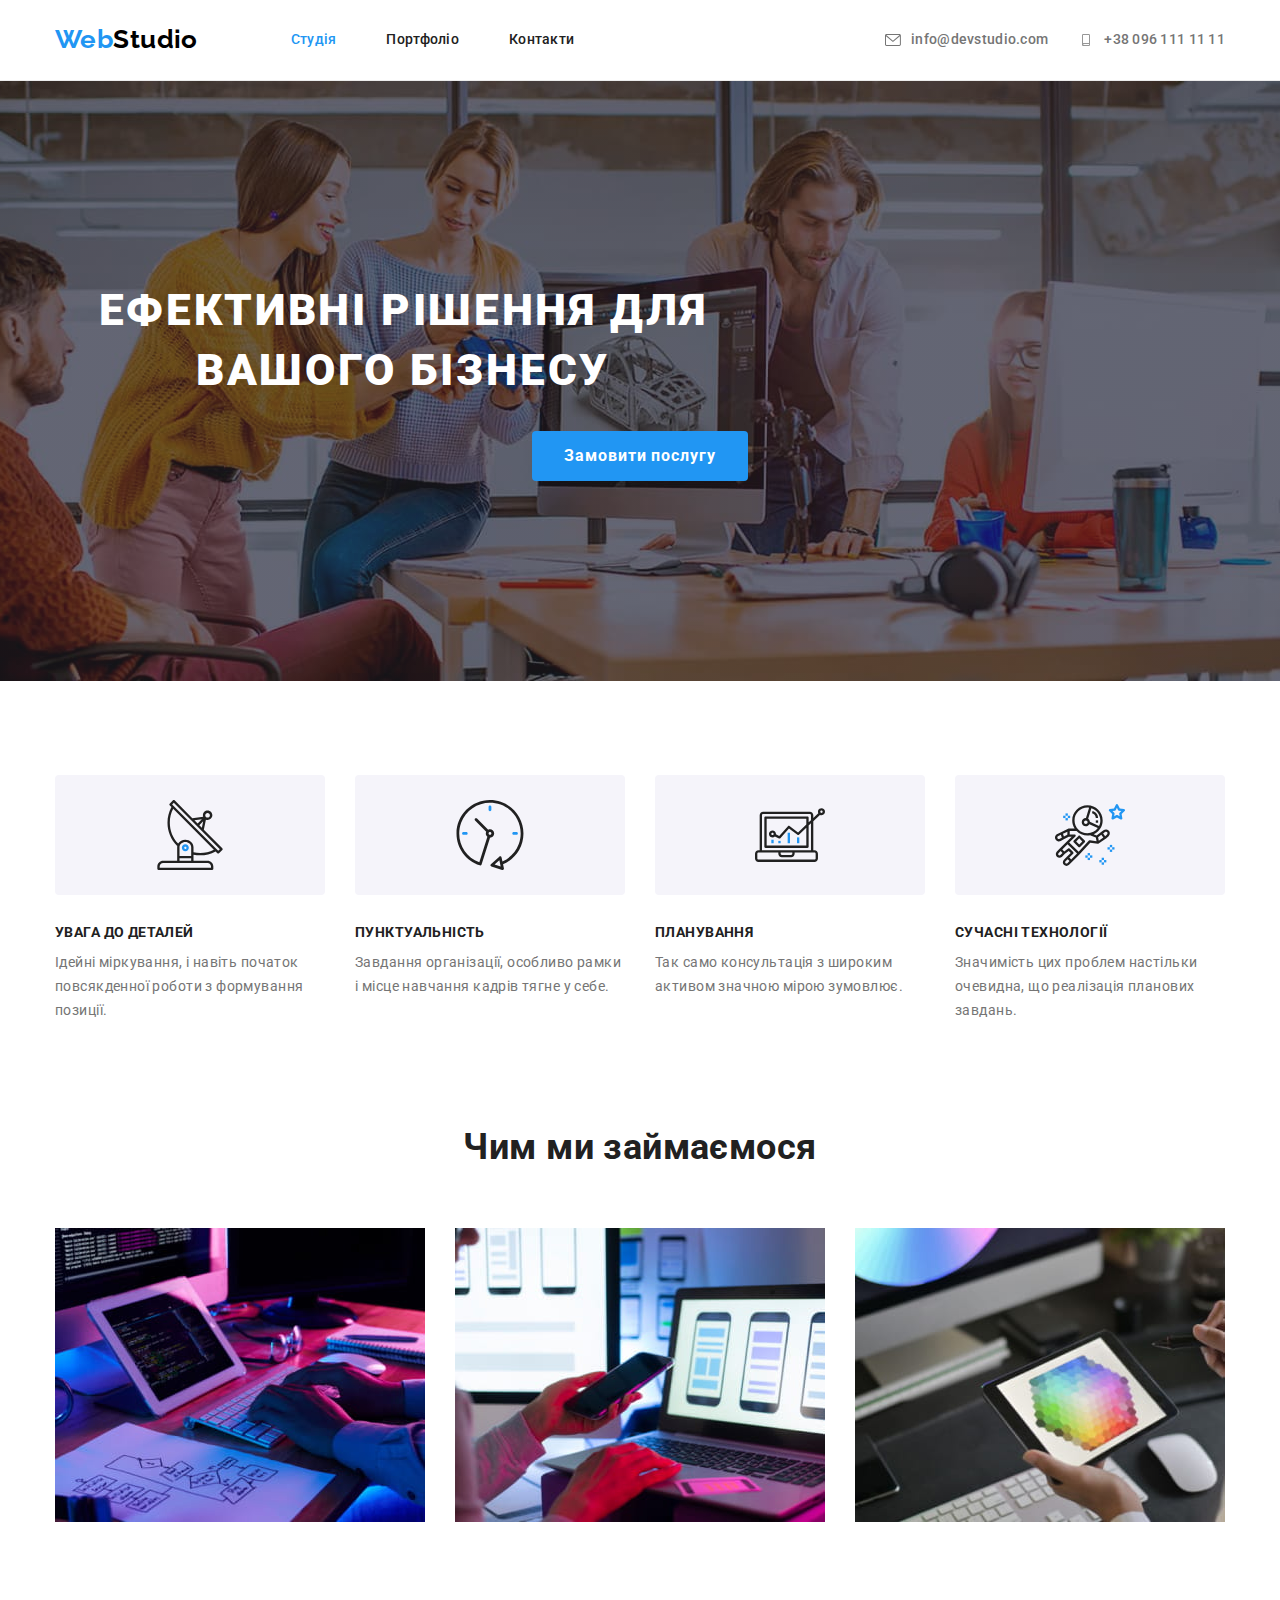
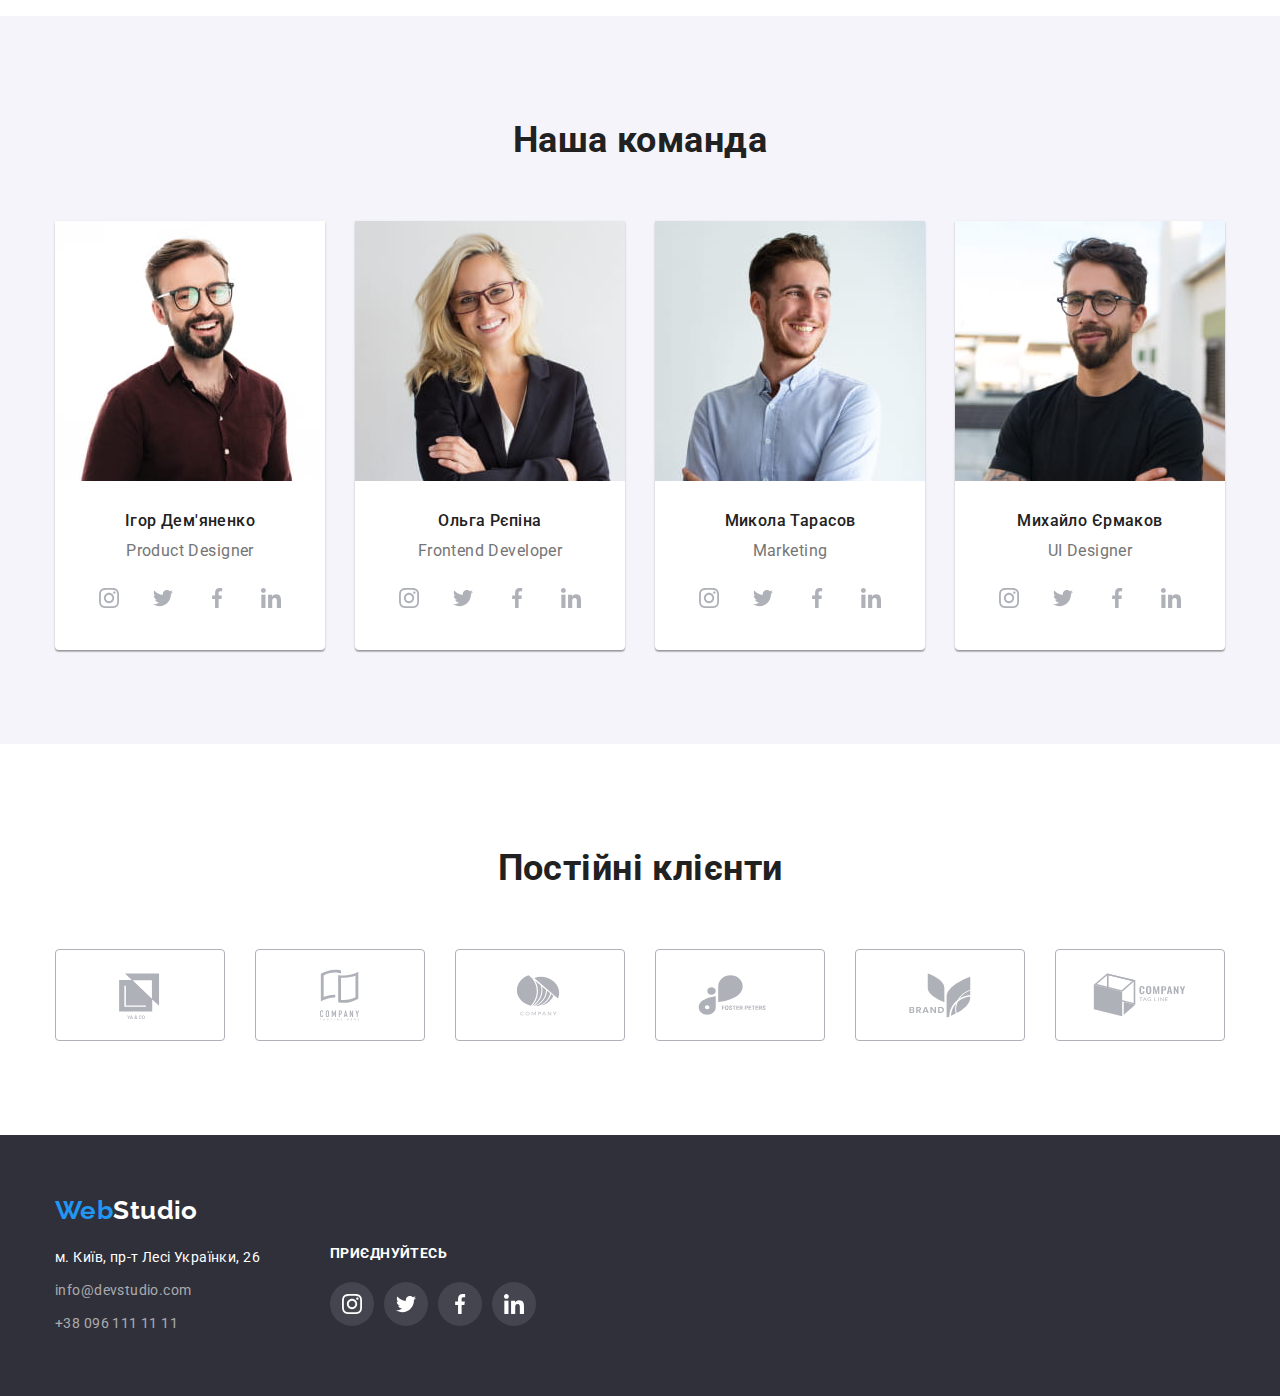
<file: index.html>
<!DOCTYPE html>
<html lang="uk">
<head>
   <meta charset="UTF-8">
   <meta http-equiv="X-UA-Compatible" content="IE=edge">
   <meta name="viewport" content="width=device-width, initial-scale=1.0">
   <title>WebStudio</title>

   <link rel="preconnect" href="https://fonts.googleapis.com">
   <link rel="preconnect" href="https://fonts.gstatic.com" crossorigin>
   <link href="https://fonts.googleapis.com/css2?family=Raleway:wght@700&family=Roboto:wght@400;500;700;900&display=swap"
      rel="stylesheet">
   <link rel="stylesheet" href="https://cdnjs.cloudflare.com/ajax/libs/modern-normalize/1.1.0/modern-normalize.min.css">
   <link rel="stylesheet" href="./css/styles.css">
</head>
<body>

   <header class="page-header">
      <div class="main-nav" >
      <nav class="header-nav">
         <a href="./index.html" class="logo"><span class="logo-accent">Web</span>Studio</a>
         <ul class="site-nav list">
            <li class="item"><a href="./index.html" class="link current">Студія</a></li>
            <li class="item"><a href="./portfolio.html" class="link">Портфоліо</a></li>
            <li class="item"><a href="#" class="link">Контакти</a></li>
         </ul>
      </nav>   
      <ul class="contact-nav list">
         <li class="item">
            <a href="mailto:info@devstudio.com" class="link">
               <svg class="icon-envelope">
                  <use href="./images/icons.svg#icon-envelope"></use>
               </svg>
            info@devstudio.com
            </a>
         </li>
         <li class="item">
            <a href="tel:+380961111111" class="link">
               <svg class="icon-smartphone">
                  <use href="./images/icons.svg#icon-smartphone"></use>
               </svg>
            +38 096 111 11 11
            </a>
         </li>
      </ul> 
      </div>
   </header>

   <main>

<!--hero-->
      <div class="overlay">
         <section class="hero section">
            <div class="container">
               <h1 class="hero-title">Ефективні рішення для вашого бізнесу</h1>
               <button type="button" class="button primary hero-em pointer">Замовити послугу</button>
            </div>
         </section>
      </div>

<!--features-->
      <section class="section">  
         <div class="container"></div>
         <!--заховати в css для індексатора <h2>Особливості</h2>-->
         <h2 class="section-title visually-hidden">Особливості</h2>  
            <ul class="features list">
               <li class="item">
                  <div class="feature-thumb"> 
                     <svg class="feature-icon">
                        <use href="./images/icons.svg#icon-antenna"></use>
                     </svg>
                  </div>
                  <h3 class="title">Увага до деталей</h3>
                  <p class="text">Ідейні міркування, і навіть початок повсякденної роботи з формування позиції.</p>
               </li>
               <li class="item">
                  <div class="feature-thumb">
                     <svg class="feature-icon">
                        <use href="./images/icons.svg#icon-clock"></use>
                     </svg>
                  </div>
                  <h3 class="title">Пунктуальність</h3>
                  <p class="text">Завдання організації, особливо рамки і місце навчання кадрів тягне у себе.</p>
               </li>
               <li class="item">
                  <div class="feature-thumb">
                     <svg class="feature-icon">
                        <use href="./images/icons.svg#icon-diagram"></use>
                     </svg>
                  </div>
                  <h3 class="title">Планування</h3>
                  <p class="text">Так само консультація з широким активом значною мірою зумовлює.</p>  
               </li>
               <li class="item">
                  <div class="feature-thumb">
                     <svg class="feature-icon">
                        <use href="./images/icons.svg#icon-astronaut"></use>
                     </svg>
                  </div>
                  <h3 class="title">Сучасні технології</h3>
                  <p class="text">Значимість цих проблем настільки очевидна, що реалізація планових завдань.</p>
               </li>
            </ul>
         </div>
      </section>

<!--work-->
      <section class="section no-padding-top"><!--no-padding-top-->
         <div class="container">
         <h2 class="section-title works-title">Чим ми займаємося</h2>       
            <ul class="works list">
               <li class="item"><img class="pic" src="./images/img1.jpg" alt="робочий стіл за яким програміст прописує код" width="370"></li>
               <li class="item"><img class="pic" src="./images/img2.jpg" alt="на екрані ноутбука прототип додатку телефона, що тримає в лівій руці" width="370"></li>
               <li class="item"><img class="pic" src="./images/img3.jpg" alt="кольорова палітра на екрані планшету, який в лівій руці" width="370"></li>
            </ul>
         </div>
      </section>

<!--team section-->
      <section class="team section">
         <div class="container">
         <h2 class="section-title team-title">Наша команда</h2>
            <ul class="team list">
               <li class="avatar">
                  <img class="pic userpic" src="./images/avatar1.jpg" alt="молодик чорнявець в окулярах з бородою в коричневій сорочці" width="270">
                  <div class="user-discr"> 
                     <h3 class="title user-title">Ігор Дем'яненко</h3>
                     <p class="text" lang="en">Product Designer</p>
                  </div>
                  <div class="social-thumb">               
                     <ul class="list social-icons">
                        <li class="social-item">
                           <a href="#" class="link social-link">
                              <svg class="social-icon"> 
                                 <use href="./images/icons.svg#icon-instagram"></use>
                              </svg>
                           </a>
                        </li>
                        <li class="social-item">
                           <a href="#" class="link social-link">
                              <svg class="social-icon">
                                 <use href="./images/icons.svg#icon-twitter"></use>
                              </svg>
                           </a>
                        </li>
                        <li class="social-item">
                           <a href="#" class="link social-link">
                              <svg class="social-icon">
                                 <use href="./images/icons.svg#icon-facebook"></use>
                              </svg>
                           </a>
                        </li>
                        <li class="social-item">
                           <a href="#" class="link social-link">
                              <svg class="social-icon">
                                 <use href="./images/icons.svg#icon-linkedin"></use>
                              </svg>
                           </a>
                        </li>
                     </ul>
                  </div>
               </li>
               
               <li class="avatar">
                  <img class="pic userpic" src="./images/avatar2.jpg" alt="молода усміхнена жінка, білявка в окулярах, в чорному жакеті" width="270">
                  <div class="user-discr">
                     <h3 class="title user-title">Ольга Рєпіна</h3>
                     <p class="text" lang="en">Frontend Developer</p>
                  </div>
                  <div class="social-thumb">
                     <ul class="list social-icons">
                        <li class="social-item">
                           <a href="#" class="link social-link">
                              <svg class="social-icon">
                                 <use href="./images/icons.svg#icon-instagram"></use>
                              </svg>
                           </a>
                        </li>
                        <li class="social-item">
                           <a href="#" class="link social-link">
                              <svg class="social-icon">
                                 <use href="./images/icons.svg#icon-twitter"></use>
                              </svg>
                           </a>
                        </li>
                        <li class="social-item">
                           <a href="#" class="link social-link">
                              <svg class="social-icon">
                                 <use href="./images/icons.svg#icon-facebook"></use>
                              </svg>
                           </a>
                        </li>
                        <li class="social-item">
                           <a href="#" class="link social-link">
                              <svg class="social-icon">
                                 <use href="./images/icons.svg#icon-linkedin"></use>
                              </svg>
                           </a>
                        </li>
                     </ul>
                  </div>
               </li>
               
               <li class="avatar">
                  <img class="pic userpic" src="./images/avatar3.jpg" alt="усміхнений молодик в блакитній сорочці дивиться в сторону" width="270">
                  <div class="user-discr">
                     <h3 class="title user-title">Микола Тарасов</h3>
                     <p class="text" lang="en">Marketing</p>
                  </div>
                  <div class="social-thumb">
                     <ul class="list social-icons">
                        <li class="social-item">
                           <a href="#" class="link social-link">
                              <svg class="social-icon">
                                 <use href="./images/icons.svg#icon-instagram"></use>
                              </svg>
                           </a>
                        </li>
                        <li class="social-item">
                           <a href="#" class="link social-link">
                              <svg class="social-icon">
                                 <use href="./images/icons.svg#icon-twitter"></use>
                              </svg>
                           </a>
                        </li>
                        <li class="social-item">
                           <a href="#" class="link social-link">
                              <svg class="social-icon">
                                 <use href="./images/icons.svg#icon-facebook"></use>
                              </svg>
                           </a>
                        </li>
                        <li class="social-item">
                           <a href="#" class="link social-link">
                              <svg class="social-icon">
                                 <use href="./images/icons.svg#icon-linkedin"></use>
                              </svg>
                           </a>
                        </li>
                     </ul>
                  </div>
               </li>
               
               <li class="avatar">
                  <img class="pic userpic" src="./images/avatar4.jpg" alt="смуглявий чорнявець в окуляр з бородою та у чорній тенісці" width="270">
                  <div class="user-discr">
                     <h3 class="title user-title">Михайло Єрмаков</h3>
                     <p class="text" lang="en">UI Designer</p>
                  </div>
                  <div class="social-thumb">
                     <ul class="list social-icons">
                        <li class="social-item">
                           <a href="#" class="link social-link">
                              <svg class="social-icon">
                                 <use href="./images/icons.svg#icon-instagram"></use>
                              </svg>
                           </a>
                        </li>
                        <li class="social-item">
                           <a href="#" class="link social-link">
                              <svg class="social-icon">
                                 <use href="./images/icons.svg#icon-twitter"></use>
                              </svg>
                           </a>
                        </li>
                        <li class="social-item">
                           <a href="#" class="link social-link">
                              <svg class="social-icon">
                                 <use href="./images/icons.svg#icon-facebook"></use>
                              </svg>
                           </a>
                        </li>
                        <li class="social-item">
                           <a href="#" class="link social-link">
                              <svg class="social-icon">
                                 <use href="./images/icons.svg#icon-linkedin"></use>
                              </svg>
                           </a>
                        </li>
                     </ul>
                  </div>
               </li>
            </ul>
         </div>
      </section>

<!-- Clients -->
      <section class="section clients">
         <div class="container">
            <h2 class="section-title">Постійні клієнти</h2>
            <ul class="list clients-logo">
               <li class="client-item">
                  <a class="link client-link" href="#"> 
                     <svg class="client-icon"> 
                        <use href="./images/icons.svg#icon-logo-client-1">
                        </use>
                     </svg>
                  </a>
               </li>
               <li class="client-item">
                  <a class="link client-link" href="#">
                     <svg class="client-icon">
                        <use href="./images/icons.svg#icon-logo-client-2">
                        </use>
                     </svg>
                  </a>
               </li>
               <li class="client-item">
                  <a class="link client-link" href="#">
                     <svg class="client-icon">
                        <use href="./images/icons.svg#icon-logo-client-3">
                        </use>
                     </svg>
                  </a>
               </li>
               <li class="client-item">
                  <a class="link client-link" href="#">
                     <svg class="client-icon">
                        <use href="./images/icons.svg#icon-logo-client-4">
                        </use>
                     </svg>
                  </a>
               </li>
               <li class="client-item">
                  <a class="link client-link" href="#">
                     <svg class="client-icon">
                        <use href="./images/icons.svg#icon-logo-client-5">
                        </use>
                     </svg>
                  </a>
               </li>
               <li class="client-item">
                  <a class="link client-link" href="#">
                     <svg class="client-icon">
                        <use href="./images/icons.svg#icon-logo-client-6">
                        </use>
                     </svg>
                  </a>
               </li>
            </ul>
         </div>
      </section>
  </main>

  <!--footer-->
   <footer class="footer">
      <div class="container">
         <a href="./index.html" class="logo"><span class="logo-accent">Web</span>Studio</a>
         <address class="address">
            <div class="footer-container">
               <ul class="contacts list">
                  <li class="item"><a class="guide link" href="https://goo.gl/maps/SQqqBB3wvyVHREDV7" target="_blank" rel="noopener nofollow noreferrer">м. Київ, пр-т Лесі Українки, 26</a></li>
                  <li class="item"><a class="contact link" href="mailto:info@devstudio.com">info@devstudio.com</a></li>
                  <li class="item"><a class="contact link" href="tel:+380961111111">+38 096 111 11 11</a></li>
               </ul>
            </div>
            <div class="footer-thumb">
               <h3 class="title">Приєднуйтесь</h3>
               <ul class="list social-icons">
                  <li class="social-item">
                     <a class="link social-link" href="#">
                        <svg class="social-icon">
                           <use href="./images/icons.svg#icon-instagram"></use>
                        </svg>
                     </a>
                  </li>
                  <li class="social-item">
                     <a class="link social-link" href="#">
                        <svg class="social-icon">
                           <use href="./images/icons.svg#icon-twitter"></use>
                        </svg>
                     </a>
                  </li>
                  <li class="social-item">
                     <a class="link social-link" href="#">
                        <svg class="social-icon ">
                           <use href="./images/icons.svg#icon-facebook"></use>
                        </svg>
                     </a>
                  </li>
                  <li class="social-item">
                     <a class="link social-link" href="#">
                        <svg class="social-icon">
                           <use href="./images/icons.svg#icon-linkedin"></use>
                        </svg>
                     </a>
                  </li>
               </ul>
            </div>
         </address>
      </div>
   </footer>
</body>
</html>
</file>
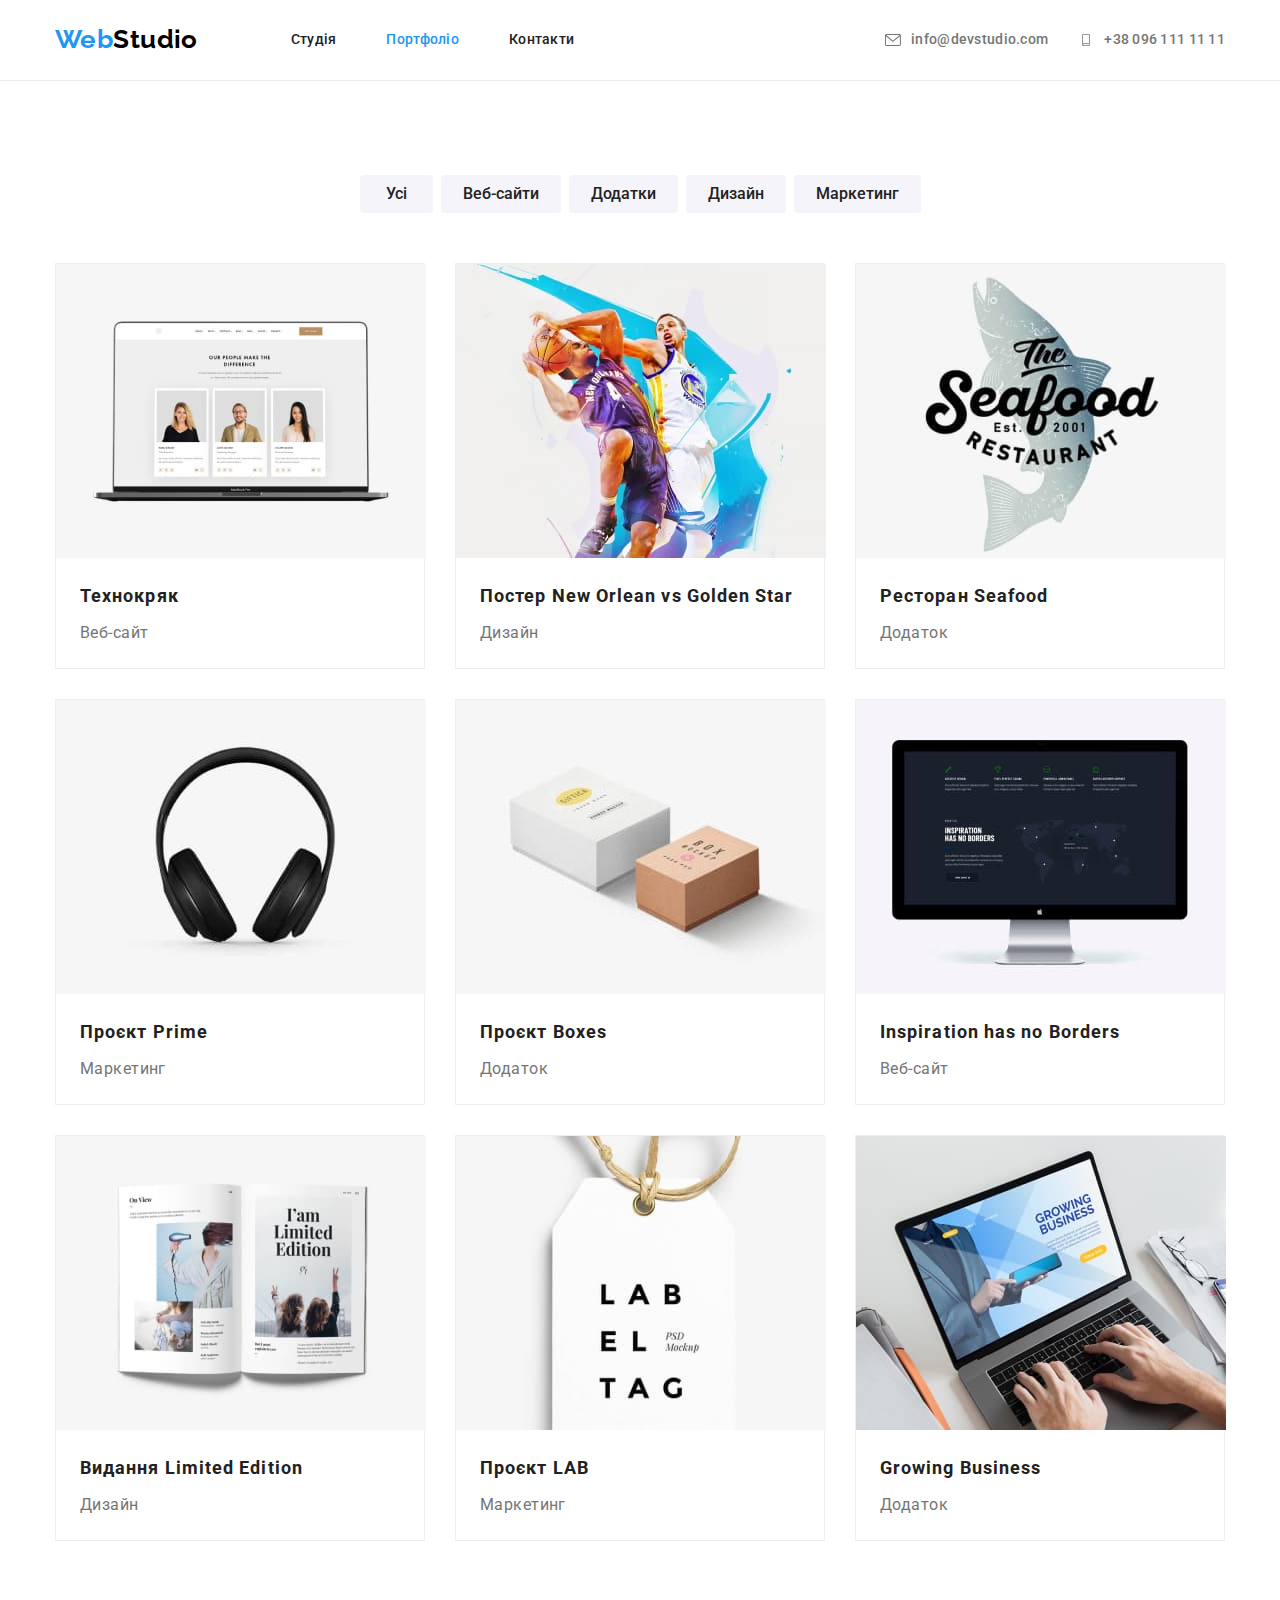
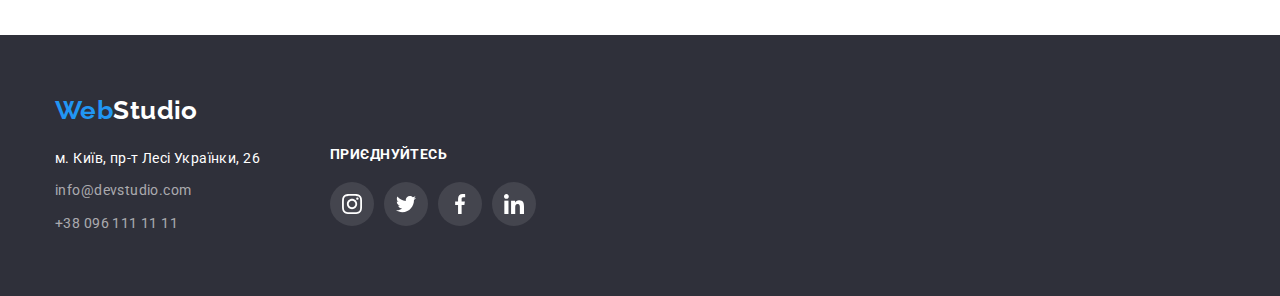
<file: portfolio.html>
<!DOCTYPE html>
<html lang="uk">

<head>
   <meta charset="UTF-8">
   <meta http-equiv="X-UA-Compatible" content="IE=edge">
   <meta name="viewport" content="width=device-width, initial-scale=1.0">
   <title>WebStudio</title>
   
   <link rel="preconnect" href="https://fonts.googleapis.com">
   <link rel="preconnect" href="https://fonts.gstatic.com" crossorigin>
   <link href="https://fonts.googleapis.com/css2?family=Raleway:wght@700&family=Roboto:wght@400;500;700;900&display=swap"
      rel="stylesheet">
   <link rel="stylesheet" href="https://cdnjs.cloudflare.com/ajax/libs/modern-normalize/1.1.0/modern-normalize.min.css">
   <link rel="stylesheet" href="./css/styles.css">
</head>

<body>
   <header class="page-header">
      <div class="main-nav">
         <nav class="header-nav">
            <a href="./index.html" class="logo"><span class="logo-accent">Web</span>Studio</a>
            <ul class="site-nav list">
               <li class="item"><a href="./index.html" class="link">Студія</a></li>
               <li class="item"><a href="./portfolio.html" class="link current">Портфоліо</a></li>
               <li class="item"><a href="#" class="link">Контакти</a></li>
            </ul>
         </nav>
         <ul class="contact-nav list">
            <li class="item">
               <a href="mailto:info@devstudio.com" class="link">
                  <svg class="icon-envelope">
                     <use href="./images/icons.svg#icon-envelope"></use>
                  </svg>
                  info@devstudio.com
               </a>
            </li>
            <li class="item">
               <a href="tel:+380961111111" class="link">
                  <svg class="icon-smartphone">
                     <use href="./images/icons.svg#icon-smartphone"></use>
                  </svg>
                  +38 096 111 11 11
               </a>
            </li>
         </ul>
      </div>
   </header>

   <main>
      <section class="portfolio section">
      <!--Сховать стилями заголовок <h1>Список проєктів</h1>-->
      <h1 class="section-title visually-hidden">Список проєктів</h1>
      
      <div class="container filter-container">
      <!--Portfolio-filter-list-->
      <!--<div class="container filter-container">-->
         <ul class="filter-list list">
            <li class="item"><button type="button" class="button secondary filter pointer">Усі</button></li>
            <li class="item"><button type="button" class="button secondary filter pointer">Веб-сайти</button></li>
            <li class="item"><button type="button" class="button secondary filter pointer">Додатки</button></li>
            <li class="item"><button type="button" class="button secondary filter pointer">Дизайн</button></li>
            <li class="item"><button type="button" class="button secondary filter pointer">Маркетинг</button></li>
         </ul>
      </div>
      
      <!--Portfolio-project-list-->
      <div class="container flex-container">
         <ul class="projects list">
            <li class="project card">
               <a class="link project-link" href="#">
               <img class="pic" src="./images/project1.jpg" alt="лептоп на екрані якого картки працівників" width="370">
               <div class="col">
                  <h2 class="title">Технокряк</h2> 
                  <p class="filter-item">Веб-сайт</p>   
               </div>
               </a>
            </li>
            
            <li class="project card">
               <a class="link" href="#">
               <img class="pic" src="./images/project2.jpg" alt="два баскетболісти в стрибку борються за м'яч" width="370"> 
               <div class="col">
                  <h2 class="title">Постер New Orlean vs Golden Star</h2> 
                  <p class="filter-item">Дизайн</p>
               </div>
               </a>
            </li>
            
            <li class="project card"> 
               <a class="link" href="#">
               <img class="pic" src="./images/project3.jpg" alt="на світлому фоні сіре зображення рибини з лого проєкту" width="370"> 
               <div class="col">
                  <h2 class="title">Ресторан Seafood</h2> 
                  <p class="filter-item">Додаток</p>
               </div>
               </a>
            </li>
            
            <li class="project card"> 
               <a class="link" href="#">
               <img class="pic" src="./images/project4.jpg" alt="на білому фоні навушники накладні, бездротові, чорні" width="370"> 
               <div class="col">
                  <h2 class="title">Проєкт Prime</h2> 
                  <p class="filter-item">Маркетинг</p>
               </div>
               </a>
            </li>
            
            <li class="project card"> 
               <a class="link" href="#">
               <img class="pic" src="./images/project5.jpg" alt="на біломі фоні дві коробки, біла та бежева" width="370"> 
               <div class="col">
                  <h2 class="title">Проєкт Boxes</h2> 
                  <p class="filter-item">Додаток</p>
               </div>
               </a>
            </li>
            
            <li class="project card"> 
               <a class="link" href="#"> 
               <img class="pic" src="./images/project6.jpg" alt="моноблок" width="370"> 
               <div class="col">
                  <h2 class="title">Inspiration has no Borders</h2> 
                  <p class="filter-item">Веб-сайт</p>
               </div>
               </a>
            </li>
            
            <li class="project card"> 
               <a class="link" href="#">
               <img class="pic" src="./images/project7.jpg" alt="розгорнутий жіночий журнал" width="370"> 
               <div class="col">
                  <h2 class="title">Видання Limited Edition </h2> 
                  <p class="filter-item">Дизайн</p>
               </div>
               </a>
            </li>
            
            <li class="project card"> 
               <a class="link" href="#">
               <img class="pic" src="./images/project8.jpg" alt="на білому фоні етикетка проєкту" width="370"> 
               <div class="col">
                  <h2 class="title">Проєкт LAB</h2> 
                  <p class="filter-item">Маркетинг</p>
               </div>
               </a>
            </li>
            
            <li class="project card"> 
               <a class="link" href="#">
               <img class="pic" src="./images/project9.jpg" alt="руки на клавіатурі ноутбуку, на екрані про масштабування бізнесу" width="370"> 
               <div class="col">
                  <h2 class="title">Growing Business</h2> 
                  <p class="filter-item">Додаток</p>
               </div>
               </a>
            </li>
         </ul>
      </div> 
      </div>
      </section>  
   </main>

   <!--footer-->
   <footer class="footer">
      <div class="container">
         <a href="./index.html" class="logo"><span class="logo-accent">Web</span>Studio</a>
         <address class="address">
            <div class="footer-container">
               <ul class="contacts list">
                  <li class="item"><a class="guide link" href="https://goo.gl/maps/SQqqBB3wvyVHREDV7" target="_blank"
                        rel="noopener nofollow noreferrer">м. Київ, пр-т Лесі Українки, 26</a></li>
                  <li class="item"><a class="contact link" href="mailto:info@devstudio.com">info@devstudio.com</a></li>
                  <li class="item"><a class="contact link" href="tel:+380961111111">+38 096 111 11 11</a></li>
               </ul>
            </div>
            <div class="footer-thumb">
               <h3 class="title">Приєднуйтесь</h3>
               <ul class="list social-icons">
                  <li class="social-item">
                     <a class="link social-link" href="#">
                        <svg class="social-icon">
                           <use href="./images/icons.svg#icon-instagram"></use>
                        </svg>
                     </a>
                  </li>
                  <li class="social-item">
                     <a class="link social-link" href="#">
                        <svg class="social-icon">
                           <use href="./images/icons.svg#icon-twitter"></use>
                        </svg>
                     </a>
                  </li>
                  <li class="social-item">
                     <a class="link social-link" href="#">
                        <svg class="social-icon ">
                           <use href="./images/icons.svg#icon-facebook"></use>
                        </svg>
                     </a>
                  </li>
                  <li class="social-item">
                     <a class="link social-link" href="#">
                        <svg class="social-icon">
                           <use href="./images/icons.svg#icon-linkedin"></use>
                        </svg>
                     </a>
                  </li>
               </ul>
            </div>
         </address>
      </div>
   </footer>
</body>
    
</html>
</file>
<file: css/styles.css>
/* завантажується з нормалайз
html {
    box-sizing: border-box;
}
*,
*::before, 
*::after {
    box-sizing: inherit;
}*/
:root {
    --primary-background-color: #F5F5F5;
    --secondary-background-color: #F5F4FA;
    --primary-text-color: #757575;
    --secondary-text-color: #212121;
    --accent-color: #2196F3;
    --primary-white-color: #ffffff;
    --secondary-white: rgba(255, 255, 255, 0.6);
    --brand-color: #000000;
    --footer-bg-color: #2F303A;
    --gradient-hero: rgba(47, 48, 58, 0.4);
    --icon-current-color: #AFB1B8;

    --border-header-stroke: #ECECEC;
    --border-card-stroke: #EEEEEE;

    --box-shadow-portfolio: 0px 1px 1px rgba(0, 0, 0, 0.12),
        0px 4px 4px rgba(0, 0, 0, 0.06),
        1px 4px 6px rgba(0, 0, 0, 0.16);
    --box-shadow-portfolio-filter: 0px 3px 1px rgba(0, 0, 0, 0.1),
        0px 1px 2px rgba(0, 0, 0, 0.08),
        0px 2px 2px rgba(0, 0, 0, 0.12);

    --main-font-family: Roboto;
    --logo-font-family: Raleway;
}
body {
    /*margin: 0; теж нормалізатора*/
    background-color: var(--primary-white-color);
    color: var(--primary-text-color);

    font-family: var(--main-font-family), sans-serif;
    /*font-style: normal;
    font-weight: 400;*/
    font-size: 14px;
    line-height: 1.7;
    letter-spacing: 0.03em;

}
h1,h2,h3,h4,h5,h6,p {
    margin: 0;
}

.list {
    padding: 0;
    margin: 0;

    list-style: none;
    }
.link {
    text-decoration: none;
}

/*Стилі main index.html*/
/*header*/

.page-header {
    border-bottom-width: 1px;
    border-bottom-style: solid;
    border-bottom-color: var(--border-header-stroke);
}
.main-nav {
    display: flex;
    align-items: center;
    margin-left: auto;
    margin-right: auto;
    width: 1200px;
    padding-left: 15px;
    padding-right: 15px;

}

.header-nav {
    display: flex;
}
.logo {
    display: block;
    align-items: center;
    padding-top: 24px;
    padding-bottom: 25px;
    
    color: var(--brand-color);
    text-decoration: none;
    font-family: var(--logo-font-family);
    font-weight: 700;
    font-size: 26px;
    line-height: 1.2;
}
.logo-accent {
    
    color: var(--accent-color);
}

.site-nav {
    display: flex;
    margin-left: 93px;

    font-weight: 500;
    line-height: 1.14;
    letter-spacing: 0.02em;
}
.site-nav .item:not(:first-child) {
    margin-left: 50px;
}

.site-nav .link {
    display: block;
    padding-top: 32px;
    padding-bottom: 32px;

    color: var(--secondary-text-color);
}
.site-nav .link:hover, 
.site-nav .link:focus,
.site-nav .link.current,
.contact-nav .link:hover,
.contact-nav .link:focus {
    color: var(--accent-color);
}

.contact-nav .link:hover .icon-envelope,
.contact-nav .link:focus .icon-envelope,
.contact-nav .link:hover .icon-smartphone,
.contact-nav .link:focus .icon-smartphone {
    fill: var(--accent-color)
}

.contact-nav {
    display: flex;
    margin-left: auto;

    font-weight: 500;
    line-height: 1.14;
    letter-spacing: 0.02em;
}

.contact-nav .link {
    width: 100%;
    height: 100%;
    display: flex;
    align-items: center;
    justify-content: center;
    
    padding-top: 32px;
    padding-bottom: 32px;
   
    color: var(--primary-text-color);
}
.contact-nav .item +.item {
    margin-left: 30px;
}

.icon-envelope,
.icon-smartphone {
    margin-right: 10px;
    width: 16px;
    height: 12px;
    fill: var(--primary-text-color)
}

/*section hero*/
.overlay {
    max-width: 1600px;
    height: 600px;
    margin-left: auto;
    margin-right: auto;

    background-image: linear-gradient(to right, var(--gradient-hero), var(--gradient-hero)),url(../images/hero.jpg);
    background-repeat: no-repeat;
    background-position: center;
    background-size: cover;
}

.hero.section {
    text-align: center;
    padding-top: 200px;
    padding-bottom: 200px;
}
.container {
    display: block;
    justify-content: center;
    align-items: center;
    margin-left: auto;
    margin-right: auto;
    width: 1200px;
    padding-left: 15px;
    padding-right: 15px;
}


.hero-title {    
    margin-top: 0;
    margin-bottom: 30px;

    max-width: 696px;
    
         
    color: var(--primary-white-color);
    
    font-family: var(--main-font-family);
    font-weight: 900;
    font-size: 44px;
    line-height: 1.36;
    text-transform: uppercase;
    letter-spacing: 0.06em;

}
/*button hero*/
.button {
    display: inline-block;
    border: 1px solid transparent;
    border-radius: 4px;
    min-width: 73px;
    text-align: center;
    padding: 6px 22px;

    color: var(--secondary-text-color);
    background-color: var(--secondary-background-color);
    border: var(--secondary-background-color);
    
    font-family: inherit;
    font-weight: 700;
    font-size: 16px;
    line-height: 1.88;
}
.button.hero-em {
    padding: 10px 32px;
    min-width: 216px;

    letter-spacing: 0.06em;
}
.button.primary {
    color: var(--primary-white-color);
    background: var(--accent-color);
}
.pointer {
    cursor: pointer;
}
.button:hover,
.button:focus,
.button:active {
    color: var(--primary-white-color);
    background: var(--accent-color);
    border-color: var(--accent-color);
}

.section {
    padding-top: 94px;
    padding-bottom: 94px;

}
.section.no-padding-top {
    padding-top: 0px;
    
}
.section-title {
    margin-top: 0;
    margin-bottom: 50px;
    color: var(--secondary-text-color);

    /*font-weight: 700;defolt for title*/
    font-size: 36px;
    line-height: 1.7;
    text-align: center;
}
.section-title.visually-hidden {
    position: absolute;
    clip: rect(0 0 0 0);
    width: 1px;
    height: 1px;
    margin: -1px;
}
/*features*/

.features {
    display: flex;
    flex-wrap: wrap;
    justify-content: center;
}
.features .item {
    width: 270px;
    background-color: #fff;
}
.features .item +.item {
    margin-left: 30px;
}

.feature-thumb {
    display: block;
    padding: 25px 100px;
    width: 270px;
    height: 120px;
    background-color: var(--secondary-background-color);
    border-radius: 4px;
        
} 
.feature-icon {
    width: 70px;
    height: 70px;
}

.features .title {
    margin-top: 30px;
    margin-bottom: 10px;

    color: var(--secondary-text-color);

    font-size: 14px;
    /*font-weight: 700;defolt*/
    line-height: 1.14;
    text-transform: uppercase;
}
.features .text {
    margin-top: 0;
    margin-bottom: 0;
    line-height: 1.71;
    /* or 171% */
}

/*work*/
.works {
    display: flex;
    justify-content: center;
     
}
.works .item +.item {
    margin-left: 30px;
}
.pic {
    display: block;
}

/*team section*/
.team.list {
    display: flex;
}
.team .avatar +.avatar {
    margin-left: 30px;
}

.team.section {
    background-color: var(--secondary-background-color);
}
.avatar {
    display: flex;
    flex-direction: column;
    align-items: center;
    background-color: var(--primary-white-color);
    box-shadow: 0px 1px 3px rgba(0, 0, 0, 0.12), 0px 1px 1px rgba(0, 0, 0, 0.14), 0px 2px 1px rgba(0, 0, 0, 0.2);
    border-radius: 0px 0px 4px 4px;
}

.user-discr {
    padding-top: 30px;
    text-align: center;
    
}
.user-title {
    margin-bottom: 10px;
}


.team .title {
    color: var(--secondary-text-color);

    font-weight: 500;
    font-size: 16px;
    line-height: 1.2;
}

.team .text {
    color:var(--primary-text-color);

    font-size: 16px;
    line-height: 1.2;
}

.social-thumb {
    padding: 16px 32px 30px 32px;
}
.avatar .social-icons {
    display: flex;
    justify-content: center;
}

.avatar .social-item {
    width: 44px;
    height: 44px; 
}

.social-item +.social-item {
    margin-left: 10px;
}

.avatar .social-link {
    width: 100%;
    height: 100%;
    display: flex;
    align-items: center;
    justify-content: center;
    border-radius: 50%;
}

.avatar .social-link:hover,
.avatar .social-link:focus {
    background-color: var(--accent-color);
}

.avatar .social-link:hover .social-icon,
.avatar .social-link:focus .social-icon {
    fill:var(--primary-white-color)
}
.avatar .social-icon {
    width: 20px;
    height: 20px;
    fill: var(--icon-current-color);
}


/*clients*/
.clients-logo {
    display: flex;
    flex-wrap: wrap;
    justify-content: center;
}

.client-item {
    width: 170px;
    height: 92px;
    
}

.client-item +.client-item {
    margin-left: 30px;
}

.client-link {
    width: 100%;
    height: 100%;
    display: flex;
    justify-content: center;
    padding: 16px 32px;
    border: 1px solid var(--icon-current-color);
    border-radius: 4px;
}

.client-link:hover,
.client-link:focus {
    border: 1px solid var(--accent-color);
}

.client-link:hover .client-icon,
.client-link:focus .client-icon {
    fill: var(--accent-color)
}

.client-icon {
    width: 106px;
    height: 60px;
    fill: var(--icon-current-color);
}


/*footer*/
.footer {
    padding-top: 60px;
    padding-bottom: 60px;

    background-color: var(--footer-bg-color);
}

/* .footer-container  {
    flex-direction: column;
    align-items: flex-start;
} */

.footer .logo {
    padding-top: 0px;
    padding-bottom: 0px;
    margin-bottom: 20px;
    color: var(--primary-white-color);
}

.address {
    font-style: inherit;
    display: flex;
    flex-wrap: wrap;
    justify-content: flex-start;
}
.footer-container {
    display: flex;
    flex-wrap: wrap;
}

.contacts.list {
    display: flex;
    flex-direction: column;
}

.contacts .item:not(:last-child) {
    margin-bottom: 9px;
}

.guide {
    color: var(--primary-white-color);
    line-height: 1.71;
    /* or 171% */
}

.contact {
    color: var(--secondary-white);
    line-height: 1.71;
    /* or 171% */
}

.contacts .contact:hover,
.contacts .contact:focus {
    color: var(--accent-color)
}

.footer-thumb {
    width: 206px;
    height: 80px;
    display: block;
    justify-content: flex-start;
    margin-left: 70px;
    
}
.footer-thumb .title {
    
    
    margin-top: 0;
    margin-bottom: 20px;
    
    font-size: 14px;
    line-height: 1.14;
    text-transform: uppercase;

    color: var(--primary-white-color);
}

.footer-thumb .social-icons {
    display: flex;
    justify-content: center;
    align-items: center;
}

.footer-thumb .social-item {
    width: 44px;
    height: 44px;
}

.social-item+.social-item {
    margin-left: 10px;
}

.footer-thumb .social-link {
    width: 100%;
    height: 100%;
    display: flex;
    align-items: center;
    justify-content: center;
    border-radius: 50%;
    background-color: rgba(255, 255, 255, 0.1);
    color: var(--primary-white-color); 
}

.footer-thumb .social-link:hover,
.footer-thumb .social-link:focus {
    background-color: var(--accent-color);
}

.footer-thumb .social-icon {
    width: 20px;
    height: 20px;
    fill: currentColor;
}


/*Стилі main portfolio.html*/
/*filter list*/
.container.filter-container {   
    justify-content: center;
}

.filter-list {
    display: flex;
    justify-content: center;
    padding-top: 0;
    padding-right: 0;
    padding-bottom: 0px;
    padding-left: 0;
    
    margin-bottom: 50px;
}

.filter-list .item +.item {
    margin-left: 8px;
}
.filter {
    color: var(--secondary-text-color);

    font-weight: 500;
    font-size: 16px;
    line-height: 1.62;
}

.button.filter:hover,
.button.filter:focus {
    color: var(--primary-white-color);
    background-color: var(--accent-color);
    box-shadow: var(--box-shadow-portfolio-filter);
}

/*portfolio projects list*/
.projects {
    display: flex;
    flex-wrap: wrap;
}

.project.card {
    width: 370px;
    margin-right: 30px;
    margin-bottom: 30px;

    background-color: var(--primary-white-color);
    border: 1px solid var(--border-card-stroke);
}

.card:nth-child(3n) {
    margin-right: 0;
}
.card:nth-last-child(-n+3) {
    margin-bottom: 0;
}
.project.card:hover {
    box-shadow: var(--box-shadow-portfolio);
}

.col {
    display: flex;
    flex-direction: column;
    align-items: flex-start;
    padding-top: 20px;
    padding-right: 24px;
    padding-bottom: 20px;
    padding-left: 24px;
    
}
.col .title {
    margin-bottom: 4px;
}

.projects .title {
    color: var(--secondary-text-color);

    /*font-weight: 700; defolt for title*/
    font-size: 18px;
    line-height: 2;
    letter-spacing: 0.06em;
}

.project .filter-item {
    color: var(--primary-text-color);

    font-size: 16px;
    line-height: 1.88;
}
</file>
